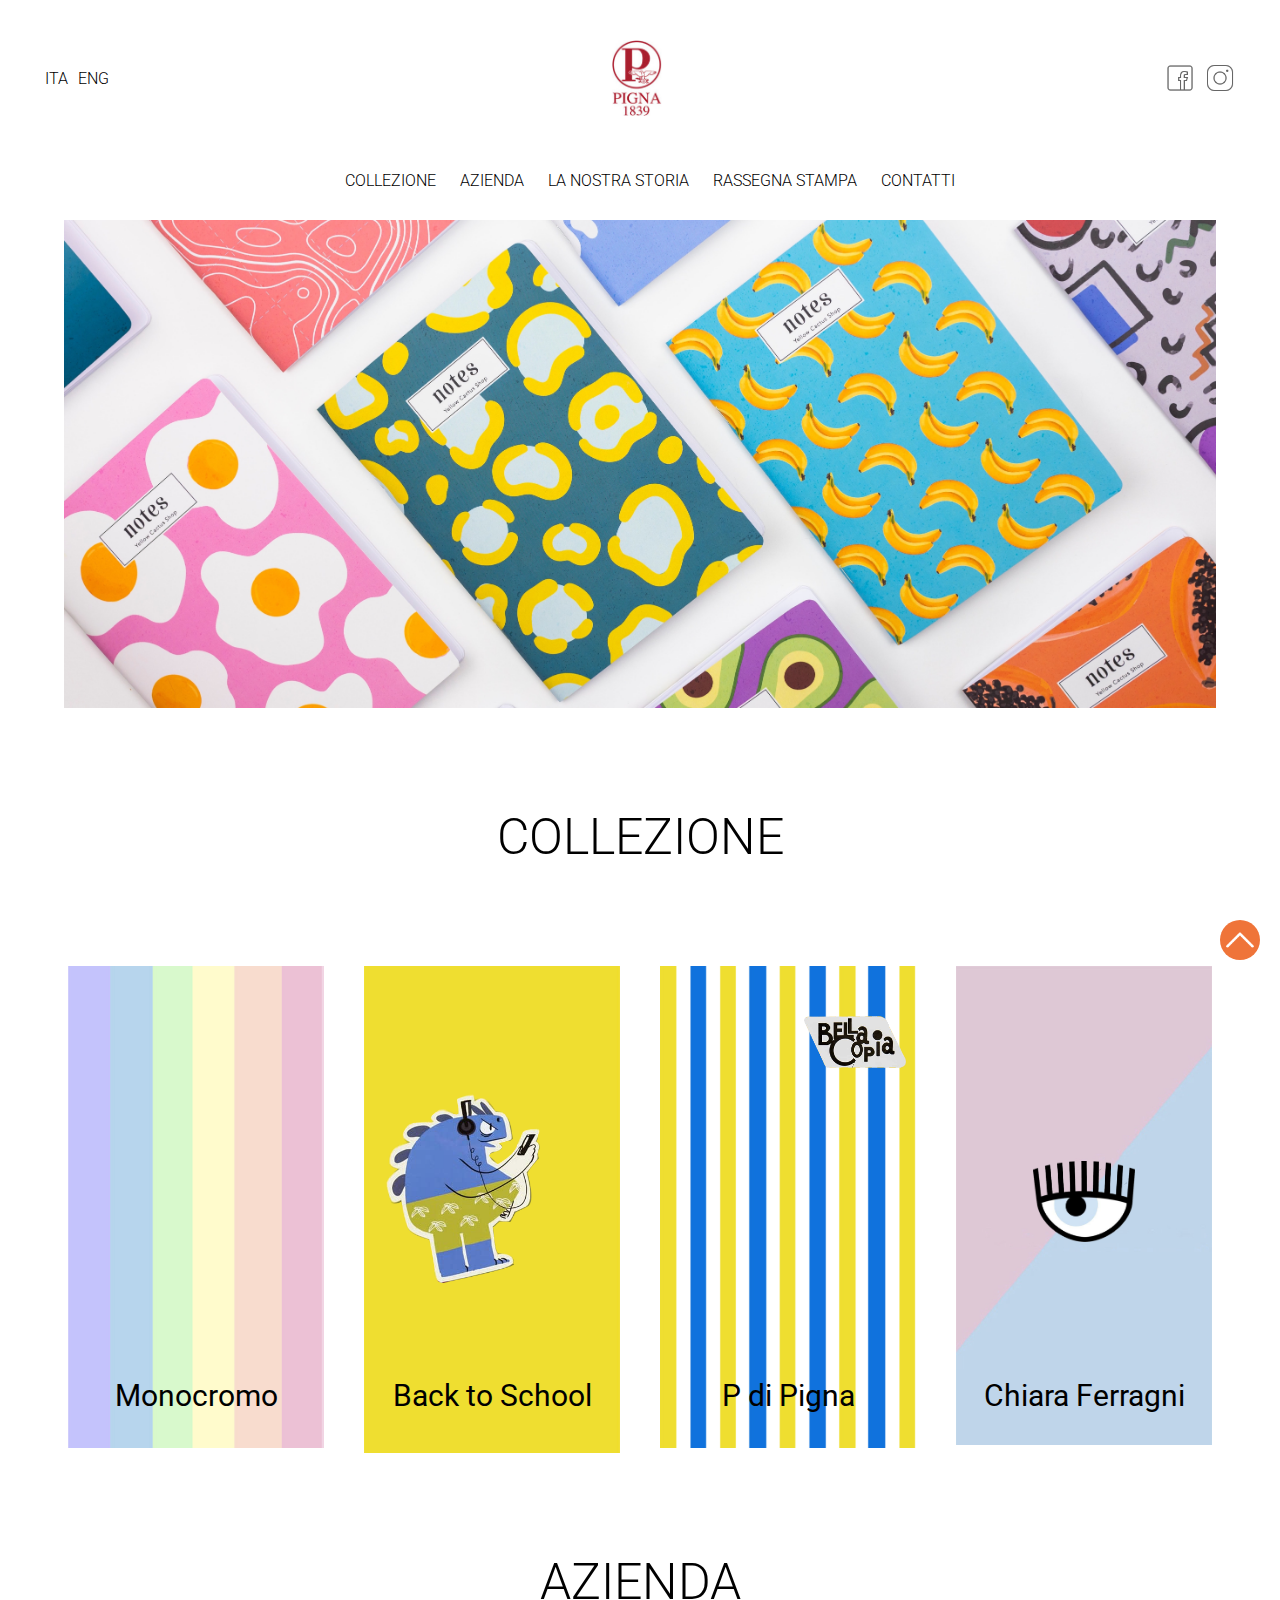
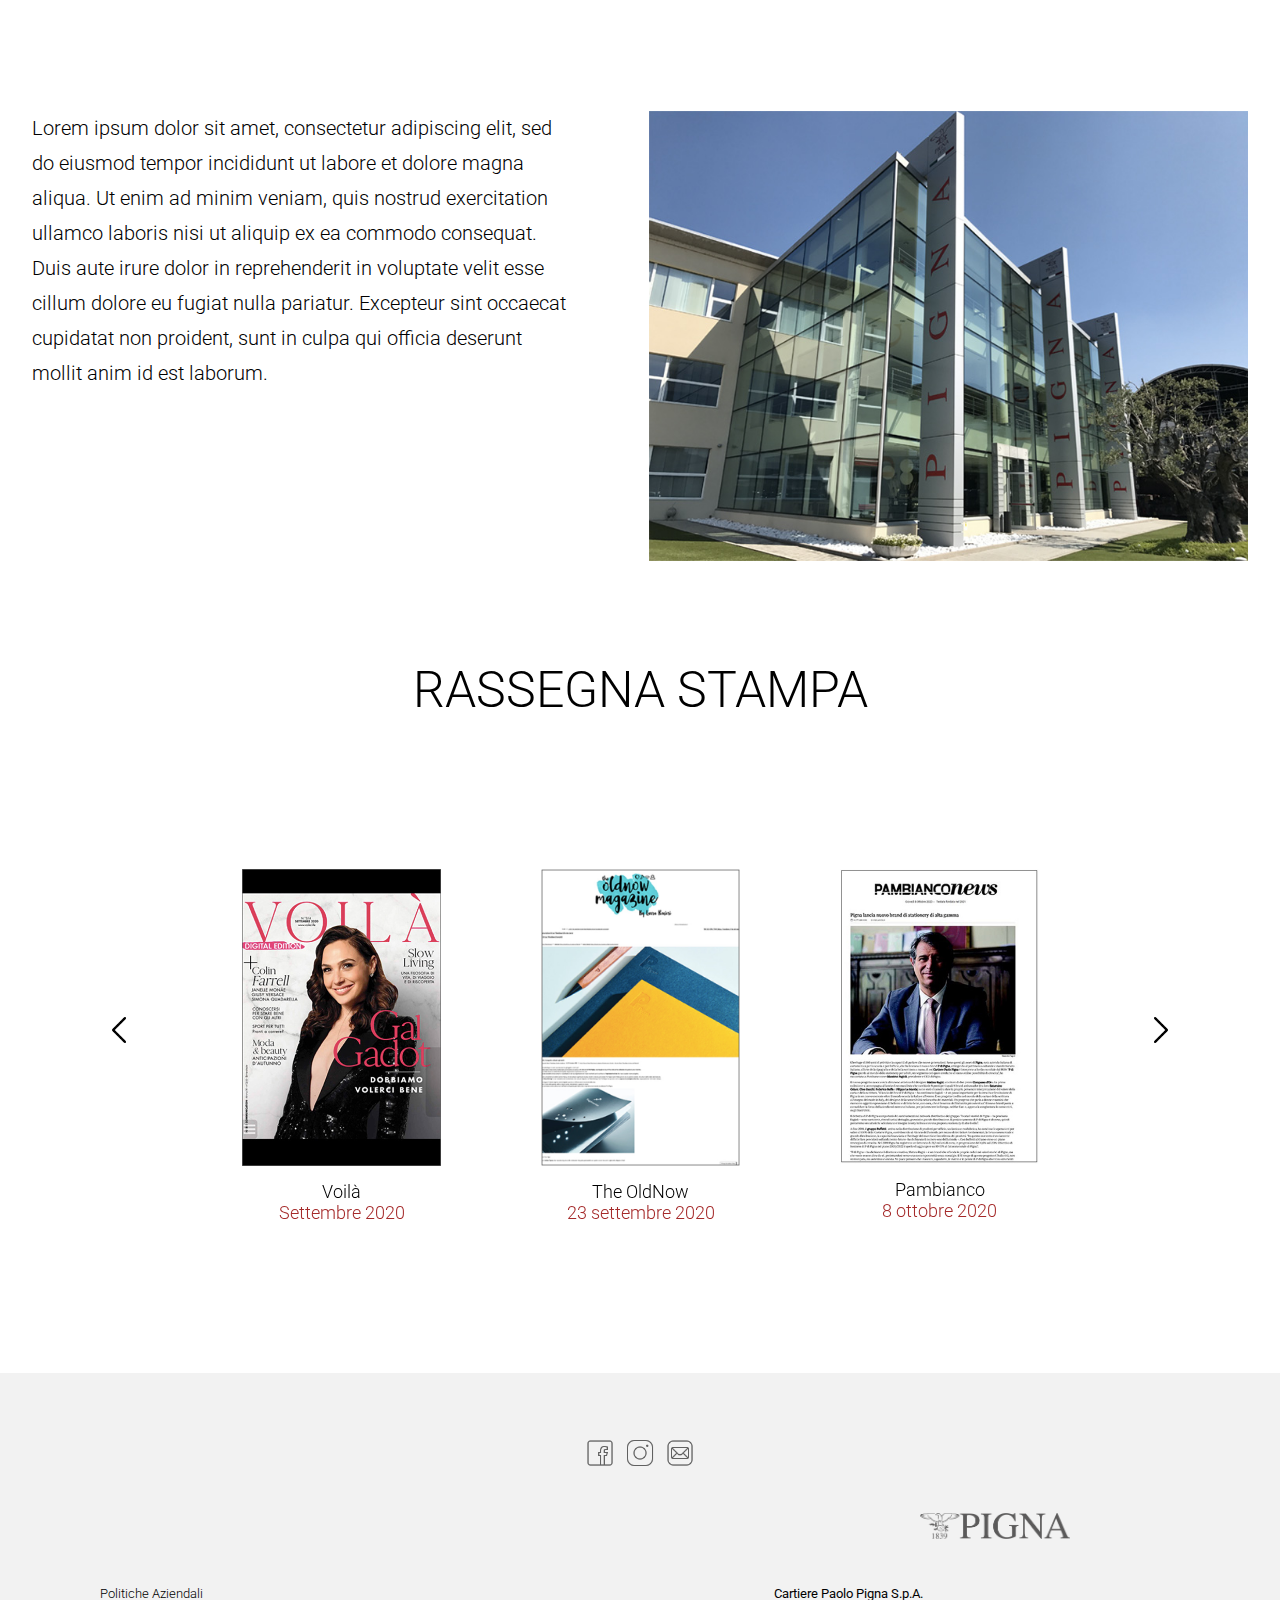
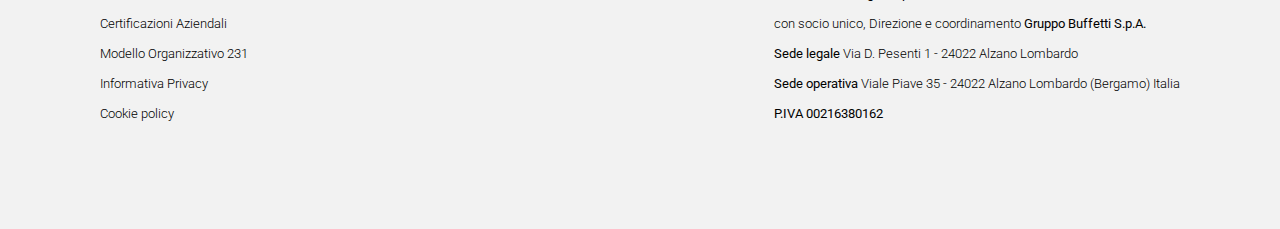
<file: index.html>
<!DOCTYPE html>
<html lang="">

<head>
    <meta charset="utf-8">
    <meta name="viewport" content="width=device-width, initial-scale=1.0">
    <title></title>
    <link rel="preconnect" href="https://fonts.googleapis.com">
    <link rel="preconnect" href="https://fonts.gstatic.com" crossorigin>
    <link href="https://fonts.googleapis.com/css2?family=Roboto:wght@100;300;500;700&display=swap" rel="stylesheet">

    <link rel="stylesheet" type="text/css" href="slick/slick.css" />
    <link rel="stylesheet" type="text/css" href="slick/slick-theme.css" />
    <link rel="stylesheet" href="style.css">
</head>

<body>



    <header>

        <div id="primo">


            <div id="lingue">
                <div class="ling">ITA </div>
                <div class="ling">ENG</div>
            </div>
            <div id="logo">
                <img src="img/pigna.jpeg" />
            </div>


            <div id="icones">

                <a href="https://www.facebook.com/PignaOfficial/" target="_blank"><img class="icone"
                        src="img/facebook.png" /></a>

                <a href="https://www.instagram.com/pigna/" target="_blank"><img class="icone"
                        src="img/instagram.png" /></a>


            </div>

            <div id="menu-button" class="drop">
                <p></p>
                <p></p>

            </div>

        </div>


        <nav>
            <ul>
                <li><a href="#h1">COLLEZIONE</a></li>

                <li><a href="#h2">AZIENDA</a> </li>

                <li><a href="index%20storia.html">LA NOSTRA STORIA </a></li>

                <li><a href="#h4">RASSEGNA STAMPA</a></li>

                <li><a href="index%20contatti.html">CONTATTI</a></li>
            </ul>
        </nav>
        <img id="entrata" src="img/entrata.jpg">

        <div id="up">
            <img src="img/freccia.png">
        </div>

    </header>


    <section>

        <h1><a class="collezione-titolo" name="h1">COLLEZIONE</a></h1>

        <div id="collezione">

            <div id="mon" class="coll">
                <a href="index%20monocromo.html">
                    <img id="monocromo" class="arcobaleno" src="img/monocromo.jpg">

                    <img id="monocromo1" class="arcobaleno" src="img/monocromo2.jpg" />


                    <div class="coll1">Monocromo</div>

                </a>

            </div>

            <div id="backtoschool" class="coll">

                <img id="back" src="img/back%20to%20school.jpg">

                <div class="coll1">Back to School</div>

                <img id="back0" class="bts" src="img/BTS.png">

                <img id="back1" class="bts" src="img/BTS1.png">

                <img id="back2" class="bts" src="img/BTS2.png">

                <img id="back3" class="bts" src="img/BTS3.png">

                <img id="back4" class="bts" src="img/BTS4.png">

                <img id="back5" class="bts" src="img/BTS5png.png">

            </div>

            <div id="ppigna" class="coll">

                <img id="copia" src="img/Rettangolo%2016.jpg">

                <div class="coll1">P di Pigna</div>

                <img id="copia1" class="bellacopia" src="img/bella%20copiapng.png" />

                <img id="copia2" class="bellacopia" src="img/bella%20copia2.png" />

            </div>

            <div id="chiara-ferragni" class="coll">

                <img id="chiara" src="img/chiara2.jpg">

                <div class="coll1">Chiara Ferragni</div>


                <img id="aperto" class="occhio" src="img/aperto.png" />

                <img id="chiuso" class="occhio" src="img/chiuso.png" />

            </div>

        </div>

        <h1><a class="collezione-titolo" name="h2">AZIENDA</a></h1>

        <div id="azienda">

            <div id="testo">
                Lorem ipsum dolor sit amet, consectetur adipiscing <br>
                elit, sed do eiusmod tempor incididunt ut labore <br>
                et dolore magna aliqua. <br>
                Ut enim ad minim veniam, quis nostrud exercitation <br>
                ullamco laboris nisi ut aliquip ex ea commodo <br>
                consequat. <br>
                Duis aute irure dolor in reprehenderit in voluptate <br>
                velit esse cillum dolore eu fugiat nulla pariatur. <br>
                Excepteur sint occaecat cupidatat non proident, <br>
                sunt in culpa qui officia deserunt mollit anim <br>
                id est laborum.

            </div>
            <img id="aziendafoto" src="img/azienda.jpg">

        </div>

        <h1><a class="collezione-titolo" name="h4">RASSEGNA STAMPA</a></h1>

        <div class="slider1">

            <div class="prev"><img src="img/freccia1.png">
            </div>

            <div class="slider">


                <div class="testo">

                    <div class="single"><img src="img/magazine1.jpg"></div>

                    <div class="testodata">Voilà<br>
                        <font color="brown">Settembre 2020</font>
                    </div>

                </div>

                <div class="testo">

                    <div class="single"><img src="img/magazine2.jpg"></div>

                    <div class="testodata">The OldNow <br>
                        <font color="brown">23 settembre 2020</font>
                    </div>

                </div>

                <div class="testo">

                    <div class="single"><img src="img/magazine3.jpg"></div>

                    <div class="testodata">
                        Pambianco<br>
                        <font color="brown">8 ottobre 2020</font>
                    </div>

                </div>

                <div class="testo">

                    <div class="single"><img src="img/magazine4.png"></div>

                    <div class="testodata">
                        Affari&Finanza<br>
                        <font color="brown">12 ottobre 2020</font>
                    </div>

                </div>

                <div class="testo">

                    <div class="single"><img src="img/magazine5.png"></div>

                    <div class="testodata">
                        Il Venerdì <br>
                        <font color="brown">16 ottobre 2020</font>
                    </div>

                </div>

                <div class="testo">

                    <div class="single"><img src="img/magazine6.png"></div>

                    <div class="testodata">
                        D Repubblica <br>
                        <font color="brown">17 ottobre 2020</font>
                    </div>

                </div>

            </div>

            <div class="next"><img src="img/freccia2.png">
            </div>

        </div>

    </section>

    <footer>


        <div class="contatti">
            <a href="https://www.facebook.com/PignaOfficial/" target="_blank"><img class="icone"
                    src="img/facebook.png" /></a>

            <a href="https://www.instagram.com/pigna/" target="_blank"><img class="icone" src="img/instagram.png" /></a>

            <div class="icone"><img src="img/icons8-mail-50.png"></div>

        </div>


        <div class="logocontatti"><a name="h5"><img src="img/logo_pigna_dark.png"></a>
        </div>

        <div class="colonnecontatti">

            <div class="informativa">
                <div class="info">Politiche Aziendali</div>
                <div class="info">Certificazioni Aziendali</div>
                <div class="info">Modello Organizzativo 231</div>
                <div class="info">Informativa Privacy</div>
                <div class="info">Cookie policy</div>
            </div>

            <div class="informativa">
                <b>Cartiere Paolo Pigna S.p.A.</b> <br>
                con socio unico, Direzione e coordinamento <b>Gruppo Buffetti S.p.A.</b>
                <br>
                <b>Sede legale</b> Via D. Pesenti 1 - 24022 Alzano Lombardo
                <br>
                <b>Sede operativa</b> Viale Piave 35 - 24022 Alzano Lombardo (Bergamo) Italia <br>
                <b>P.IVA 00216380162</b>

            </div>

        </div>

    </footer>

    <script src="js/jquery-3.6.0.min.js"></script>
    <script type="text/javascript" src="slick/slick.min.js"></script>
    <script src="js/main.js"></script>
    <script src="js/slider.js"></script>
</body>

</html>
</file>
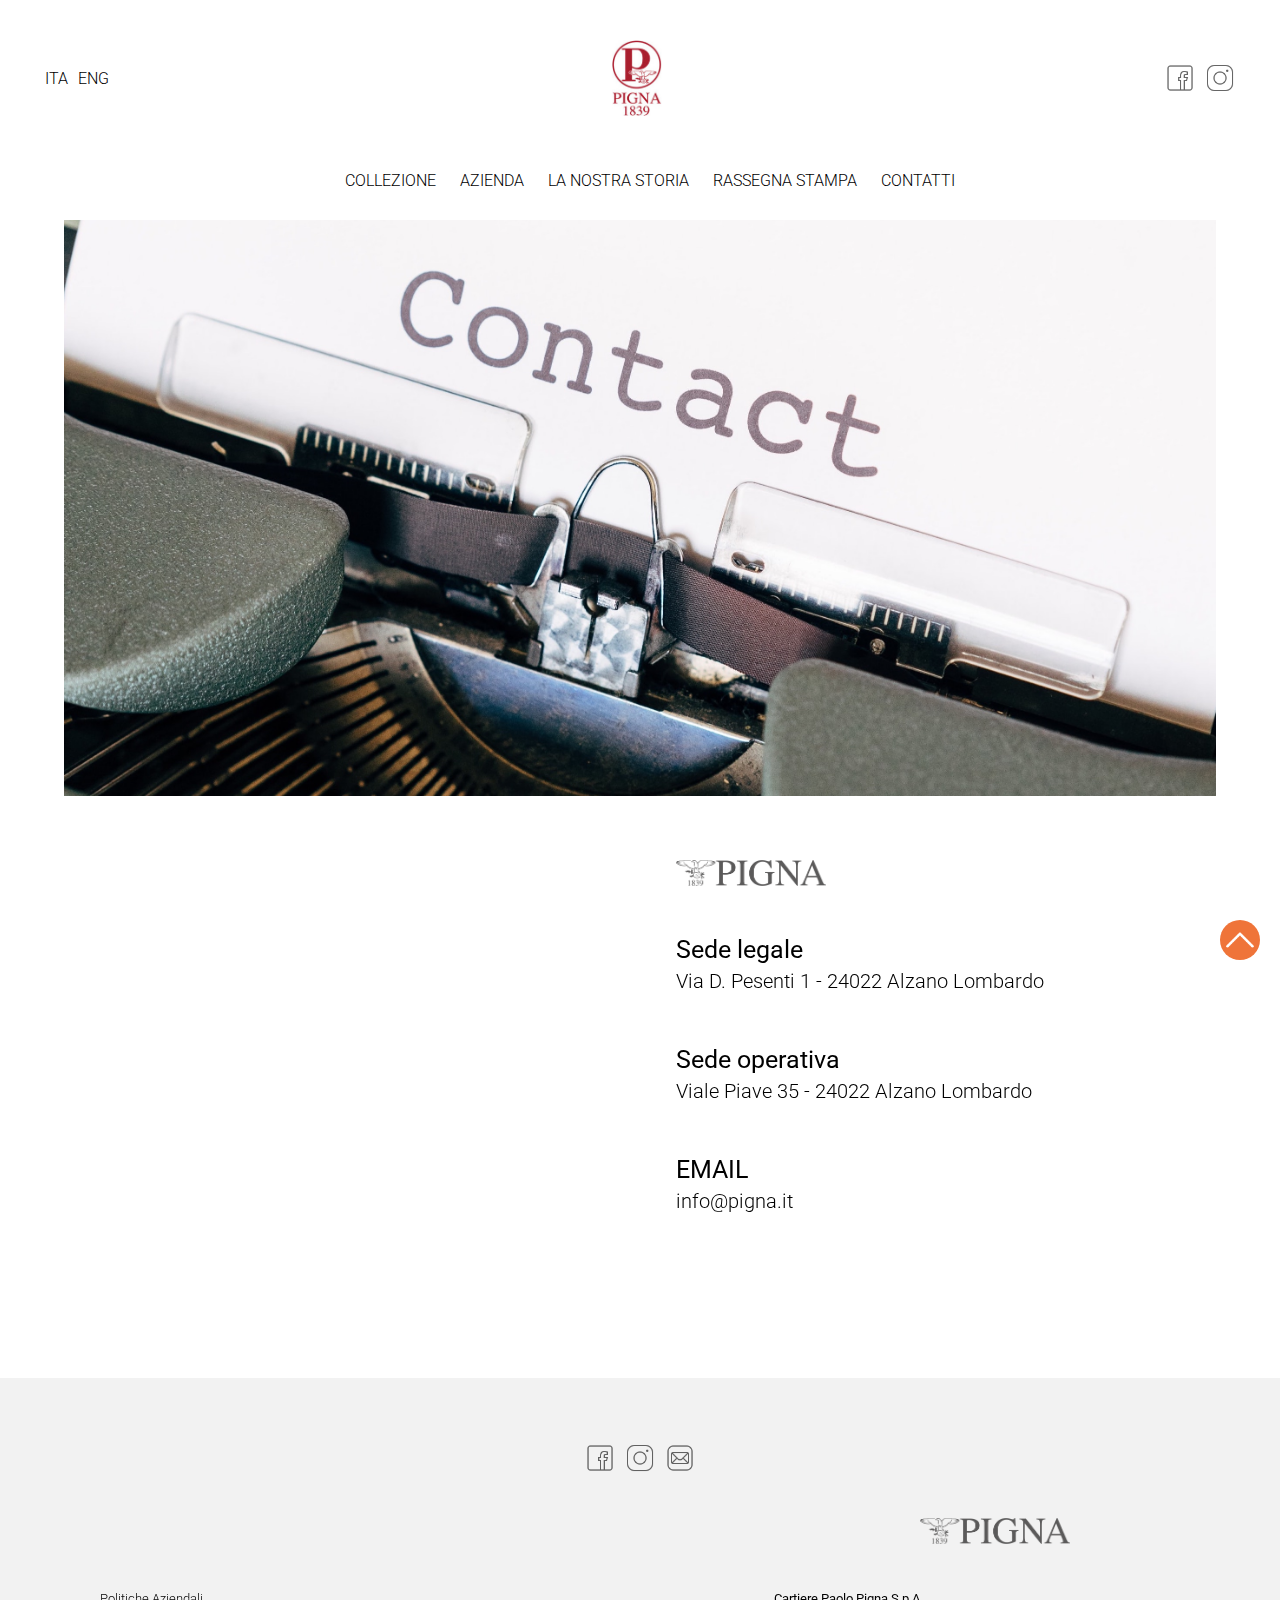
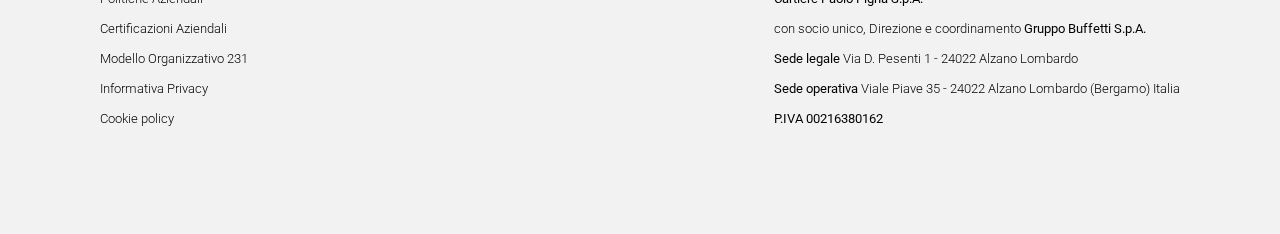
<file: index contatti.html>
<!DOCTYPE html>
<html lang="">

<head>
    <meta charset="utf-8">
    <meta name="viewport" content="width=device-width, initial-scale=1.0">
    <title></title>
    <link rel="preconnect" href="https://fonts.googleapis.com">
    <link rel="preconnect" href="https://fonts.gstatic.com" crossorigin>
    <link href="https://fonts.googleapis.com/css2?family=Roboto:wght@100;300;500;700&display=swap" rel="stylesheet">

    <link rel="stylesheet" href="style.css">
</head>

<body>


    <header>

        <div id="up">
            <img src="img/freccia.png">
        </div>



        <div id="primo">


            <div id="lingue">
                <div class="ling">ITA </div>
                <div class="ling">ENG</div>
            </div>
            <div id="logo">
                <a href="index.html">
                    <img src="img/pigna.jpeg" />
                </a>
            </div>


            <div id="icones">

                <a href="https://www.facebook.com/PignaOfficial/" target="_blank"><img class="icone"
                        src="img/facebook.png" /></a>

                <a href="https://www.instagram.com/pigna/" target="_blank"><img class="icone"
                        src="img/instagram.png" /></a>

            </div>

            <div id="menu-button" class="drop">
                <p></p>
                <p></p>
            </div>



        </div>


        <nav>
            <ul>
                <li><a href="index.html#h1">COLLEZIONE</a></li>

                <li><a href="index.html#h2">AZIENDA</a> </li>

                <li><a href="index%20storia.html">LA NOSTRA STORIA</a></li>

                <li><a href="index.html">RASSEGNA STAMPA</a></li>

                <li><a href="index%20contatti.html">CONTATTI</a></li>
            </ul>
        </nav>

        <img id="entrata" class="titolo1" src="img/contatti.jpg">


    </header>


    <section>

        <div class="pagcontatti">

            <div class="google-maps">
                <iframe
                    src="https://www.google.com/maps/embed?pb=!1m18!1m12!1m3!1d2784.8425397178116!2d9.734495015547198!3d45.73425252340409!2m3!1f0!2f0!3f0!3m2!1i1024!2i768!4f13.1!3m3!1m2!1s0x4781575ca3de80fb%3A0x75635327cd8b0c3!2sCartiere%20Paolo%20Pigna%20S.p.A.!5e0!3m2!1sit!2sit!4v1655113516591!5m2!1sit!2sit"
                    width="450" height="450" style="border:0;" allowfullscreen="" loading="lazy"
                    referrerpolicy="no-referrer-when-downgrade"></iframe>
            </div>

            <div class="pagcontatti1">

                <img src="img/logo_pigna_dark.png" />

                <div class="blocco1">
                    <b class="nero"> Sede legale </b>
                    <br>
                    <p>
                        Via D. Pesenti 1 - 24022 Alzano Lombardo </p>

                </div>

                <div class="blocco1">
                    <b>Sede operativa</b>
                    <br>
                    <p>Viale Piave 35 - 24022 Alzano Lombardo </p>

                </div>


                <div class="blocco1">
                    <b>EMAIL</b>
                    <br>
                    <p>info@pigna.it</p>

                </div>


            </div>

        </div>
    </section>

    <footer>


        <div class="contatti">

            <a href="https://www.facebook.com/PignaOfficial/" target="_blank"><img class="icone"
                    src="img/facebook.png" /></a>

            <a href="https://www.instagram.com/pigna/" target="_blank"><img class="icone" src="img/instagram.png" /></a>

            <div class="icone"><img src="img/icons8-mail-50.png"></div>

        </div>


        <div class="logocontatti"><a name="h5"><img src="img/logo_pigna_dark.png"></a>
        </div>

        <div class="colonnecontatti">

            <div class="informativa">
                <div class="info">Politiche Aziendali</div>
                <div class="info">Certificazioni Aziendali</div>
                <div class="info">Modello Organizzativo 231</div>
                <div class="info">Informativa Privacy</div>
                <div class="info">Cookie policy</div>
            </div>

            <div class="informativa">
                <b>Cartiere Paolo Pigna S.p.A.</b><br>
                con socio unico, Direzione e coordinamento <b>Gruppo Buffetti S.p.A.</b><br>
                <b>Sede legale</b> Via D. Pesenti 1 - 24022 Alzano Lombardo <br>
                <b>Sede operativa</b> Viale Piave 35 - 24022 Alzano Lombardo (Bergamo) Italia <br>
                <b>P.IVA 00216380162</b>

            </div>

        </div>

    </footer>



    <script src="js/jquery-3.6.0.min.js"></script>
    <script src="js/main.js"></script>

</body>

</html>
</file>
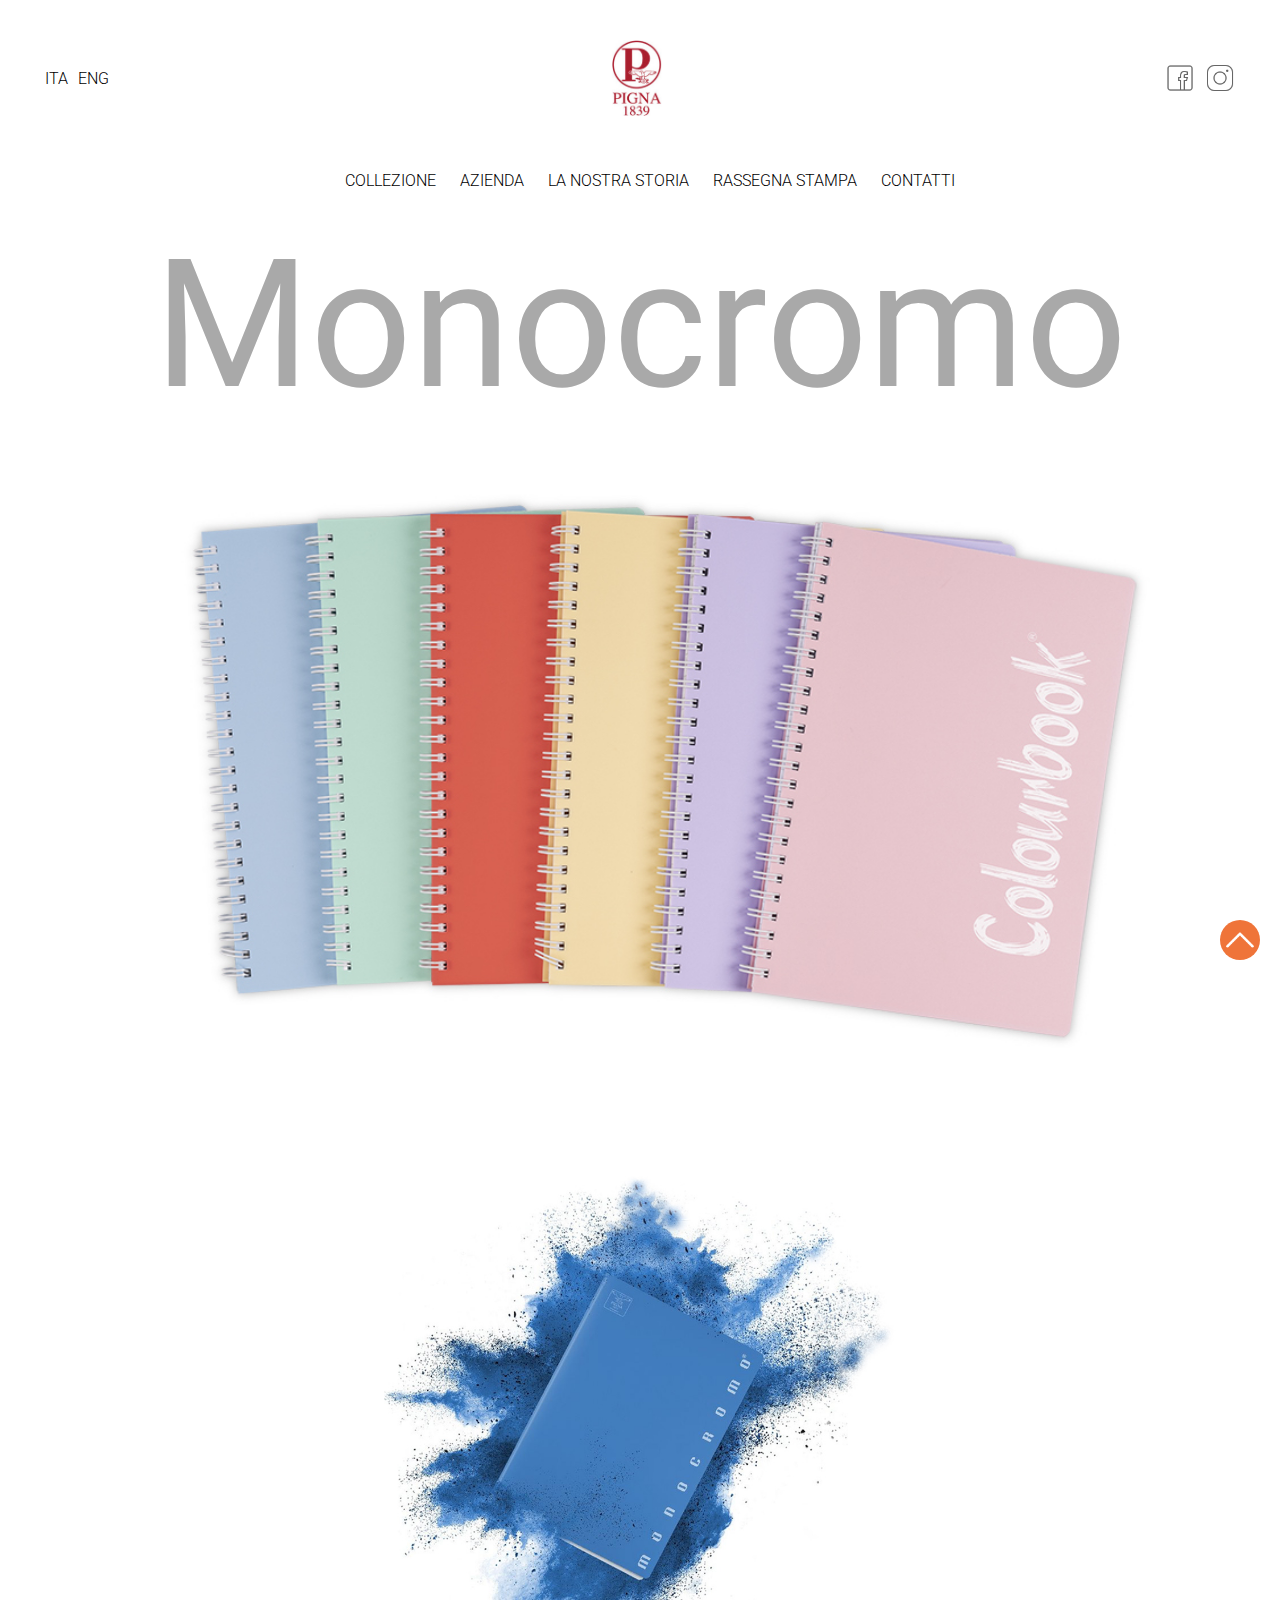
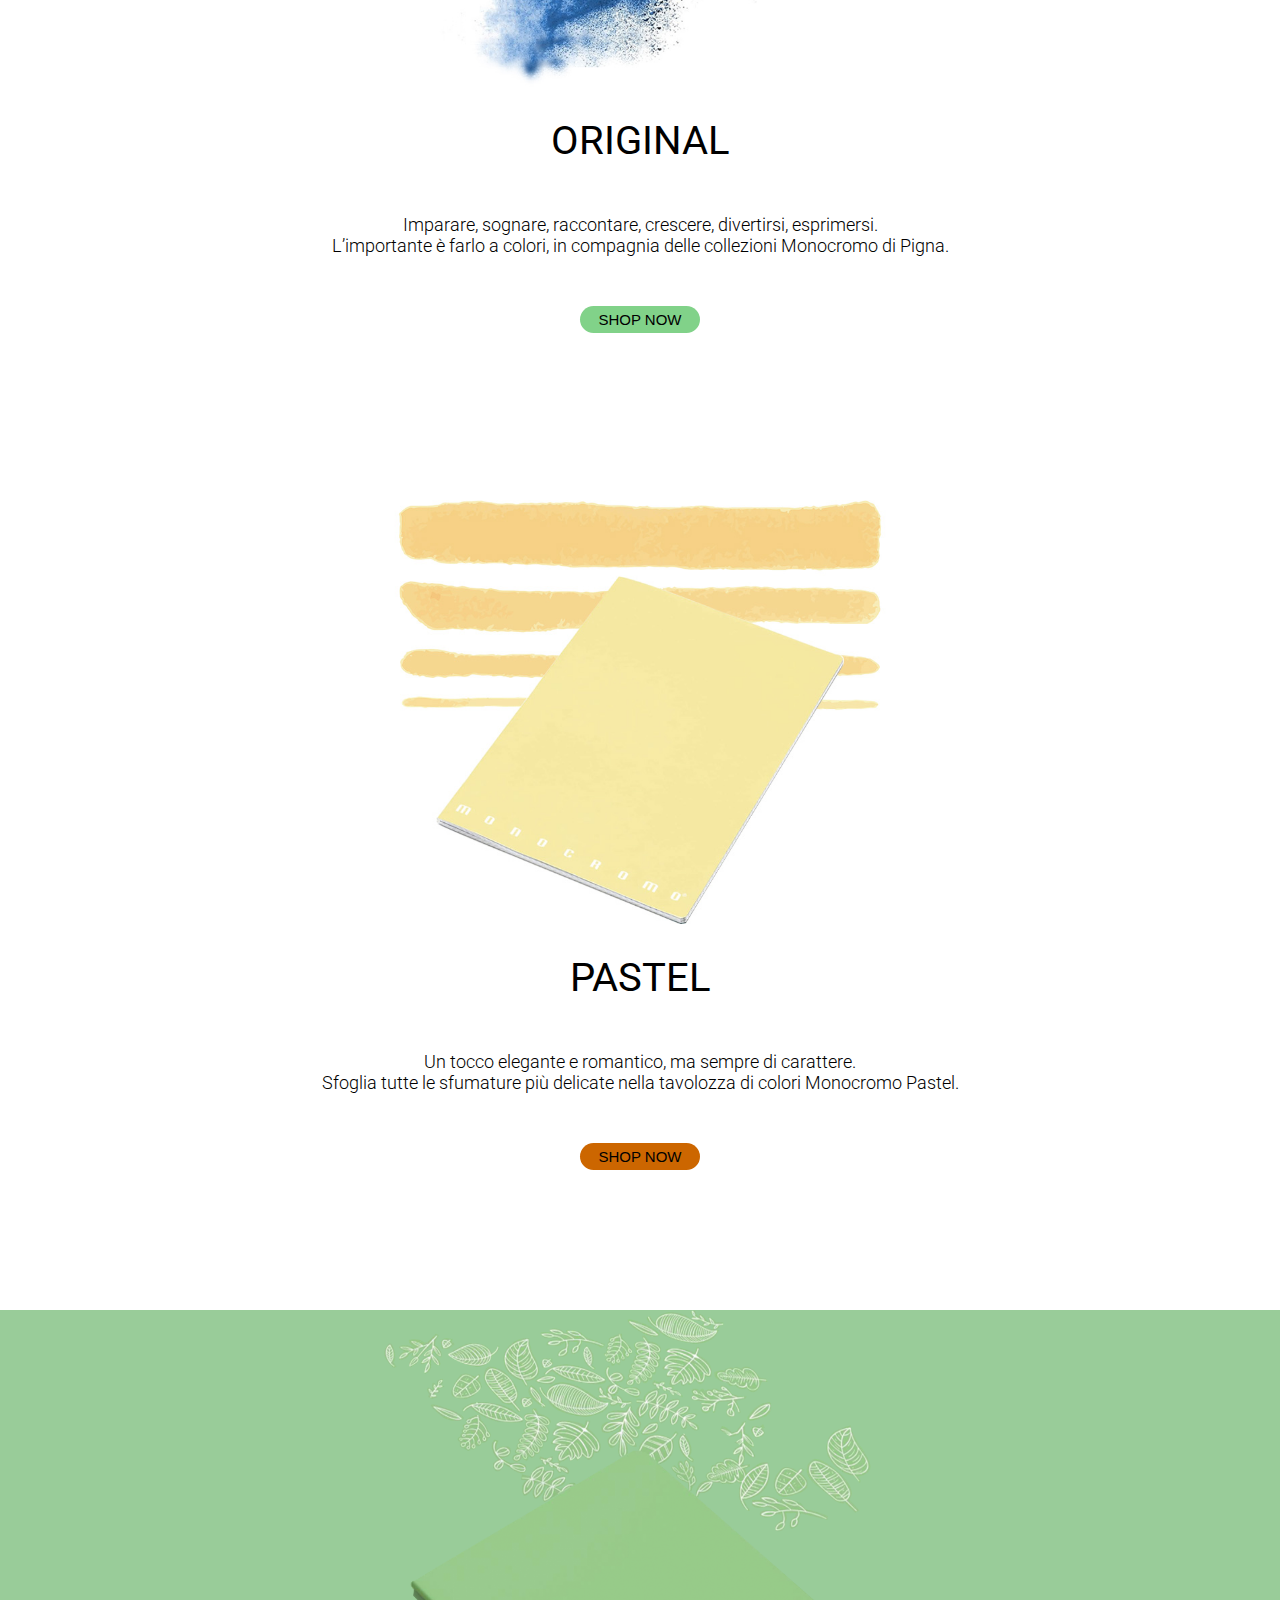
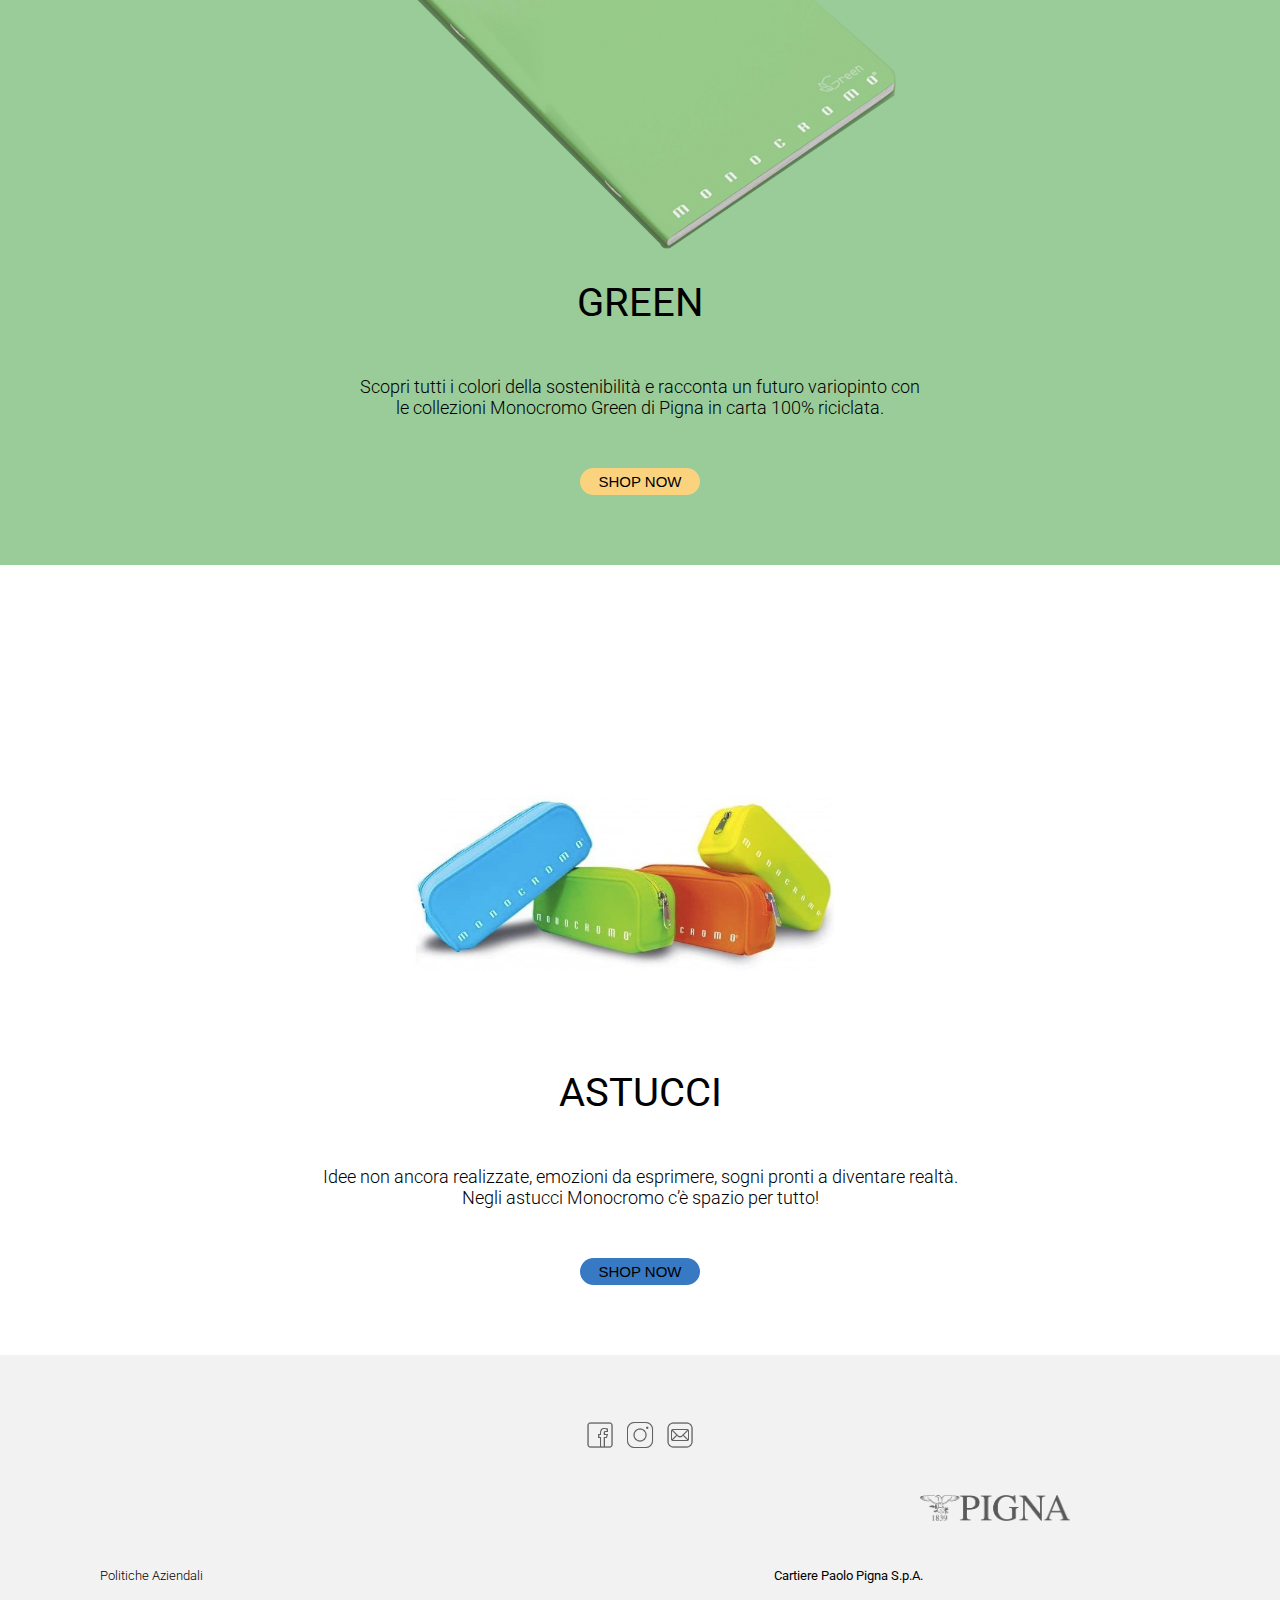
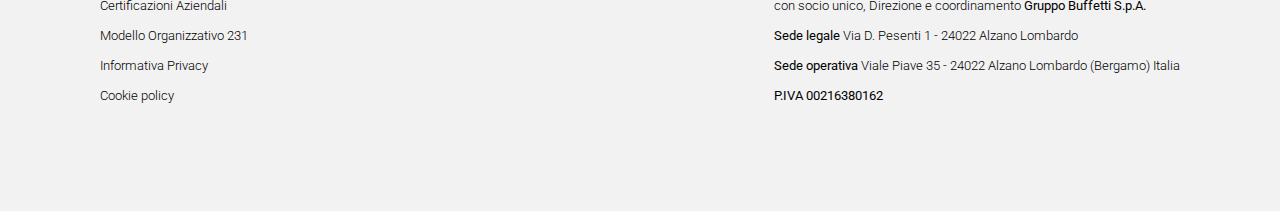
<file: index monocromo.html>
<!DOCTYPE html>
<html lang="">

<head>
    <meta charset="utf-8">
    <meta name="viewport" content="width=device-width, initial-scale=1.0">
    <title></title>
    <link rel="preconnect" href="https://fonts.googleapis.com">
    <link rel="preconnect" href="https://fonts.gstatic.com" crossorigin>
    <link href="https://fonts.googleapis.com/css2?family=Roboto:wght@100;300;500;700&display=swap" rel="stylesheet">

    <link rel="stylesheet" href="style.css">
</head>

<body>


    <header>

        <div id="up">
            <img src="img/freccia.png">
        </div>



        <div id="primo">


            <div id="lingue">
                <div class="ling">ITA </div>
                <div class="ling">ENG</div>
            </div>
            <div id="logo">
                <a href="index.html">
                    <img src="img/pigna.jpeg" />
                </a>
            </div>


            <div id="icones">

                <a href="https://www.facebook.com/PignaOfficial/" target="_blank"><img class="icone"
                        src="img/facebook.png" /></a>

                <a href="https://www.instagram.com/pigna/" target="_blank"><img class="icone"
                        src="img/instagram.png" /></a>

            </div>

            <div id="menu-button" class="drop">
                <p></p>
                <p></p>
            </div>



        </div>


        <nav>
            <ul>
                <li><a href="index.html#h1">COLLEZIONE</a></li>

                <li><a href="index.html#h2">AZIENDA</a> </li>

                <li><a href="index%20storia.html">LA NOSTRA STORIA</a></li>

                <li><a href="index.html">RASSEGNA STAMPA</a></li>

                <li><a href="index%20contatti.html">CONTATTI</a></li>
            </ul>
        </nav>

        <div class="titolo" id="monocromo">Monocromo</div>
        <img id="entrata" class="titolo1" src="img/quaderni.jpg">


    </header>


    <section>

        <div class="collezione">

            <div class="img"><img src="img/original.jpg"> </div>

            <div class="titolo">ORIGINAL</div>


            <div class="testo">Imparare, sognare, raccontare, crescere, divertirsi, esprimersi.<br>
                L’importante è farlo a colori, in compagnia delle collezioni Monocromo di Pigna.</div>


            <div class="button-container"><a
                    href="https://www.amazon.it/stores/page/4557691E-EA7E-4652-9CCC-08017E9B31FF?ingress=2&visitId=4c6a7cc1-99dc-47f2-90fd-873e0958507b&ref_=ast_bln"
                    target="_blank">
                    <button class="button">SHOP NOW</button>
                </a>
            </div>

        </div>


        <div class="collezione">

            <div class="img"><img src="img/pastel.jpg"> </div>

            <div class="titolo">PASTEL</div>


            <div class="testo">Un tocco elegante e romantico, ma sempre di carattere.<br>
                Sfoglia tutte le sfumature più delicate nella tavolozza di colori Monocromo Pastel.</div>


            <div class="button-container"><a
                    href="https://www.amazon.it/stores/page/4557691E-EA7E-4652-9CCC-08017E9B31FF?ingress=2&visitId=4c6a7cc1-99dc-47f2-90fd-873e0958507b&ref_=ast_bln"
                    target="_blank">
                    <button class="button1">SHOP NOW</button>
                </a>
            </div>

        </div>


        <div class="collezione">

            <div class="boxverde">

                <div class="img"><img src="img/green1.png"> </div>

                <div class="titolo">GREEN</div>


                <div class="testo">Scopri tutti i colori della sostenibilità e racconta un futuro variopinto con<br>
                    le collezioni Monocromo Green di Pigna in carta 100% riciclata.</div>


                <div class="button-container"> <a
                        href="https://www.amazon.it/stores/page/4557691E-EA7E-4652-9CCC-08017E9B31FF?ingress=2&visitId=4c6a7cc1-99dc-47f2-90fd-873e0958507b&ref_=ast_bln"
                        target="_blank">
                        <button class="button2">SHOP NOW</button>
                    </a>
                </div>

            </div>
        </div>


        <div class="collezione">

            <div class="img"><img src="img/astucci.jpg"> </div>

            <div class="titolo">ASTUCCI</div>


            <div class="testo">Idee non ancora realizzate, emozioni da esprimere, sogni pronti a diventare realtà.<br>
                Negli astucci Monocromo c’è spazio per tutto!</div>


            <div class="button-container"> <a
                    href="https://www.amazon.it/stores/page/2DB0A548-5CF3-4BC2-BE91-ECE526AD2F52?ingress=2&visitId=4c6a7cc1-99dc-47f2-90fd-873e0958507b&ref_=ast_bln"
                    target="_blank">
                    <button class="button3">SHOP NOW</button>
                </a>
            </div>

        </div>


    </section>

    <footer>


        <div class="contatti">

            <a href="https://www.facebook.com/PignaOfficial/" target="_blank"><img class="icone"
                    src="img/facebook.png" /></a>

            <a href="https://www.instagram.com/pigna/" target="_blank"><img class="icone" src="img/instagram.png" /></a>

            <div class="icone"><img src="img/icons8-mail-50.png"></div>

        </div>


        <div class="logocontatti"><a name="h5"><img src="img/logo_pigna_dark.png"></a>
        </div>

        <div class="colonnecontatti">

            <div class="informativa">
                <div class="info">Politiche Aziendali</div>
                <div class="info">Certificazioni Aziendali</div>
                <div class="info">Modello Organizzativo 231</div>
                <div class="info">Informativa Privacy</div>
                <div class="info">Cookie policy</div>
            </div>

            <div class="informativa">
                <b>Cartiere Paolo Pigna S.p.A.</b><br>
                con socio unico, Direzione e coordinamento <b>Gruppo Buffetti S.p.A.</b><br>
                <b>Sede legale</b> Via D. Pesenti 1 - 24022 Alzano Lombardo <br>
                <b>Sede operativa</b> Viale Piave 35 - 24022 Alzano Lombardo (Bergamo) Italia <br>
                <b>P.IVA 00216380162</b>

            </div>

        </div>

    </footer>



    <script src="js/jquery-3.6.0.min.js"></script>
    <script src="js/main.js"></script>

</body>

</html>
</file>
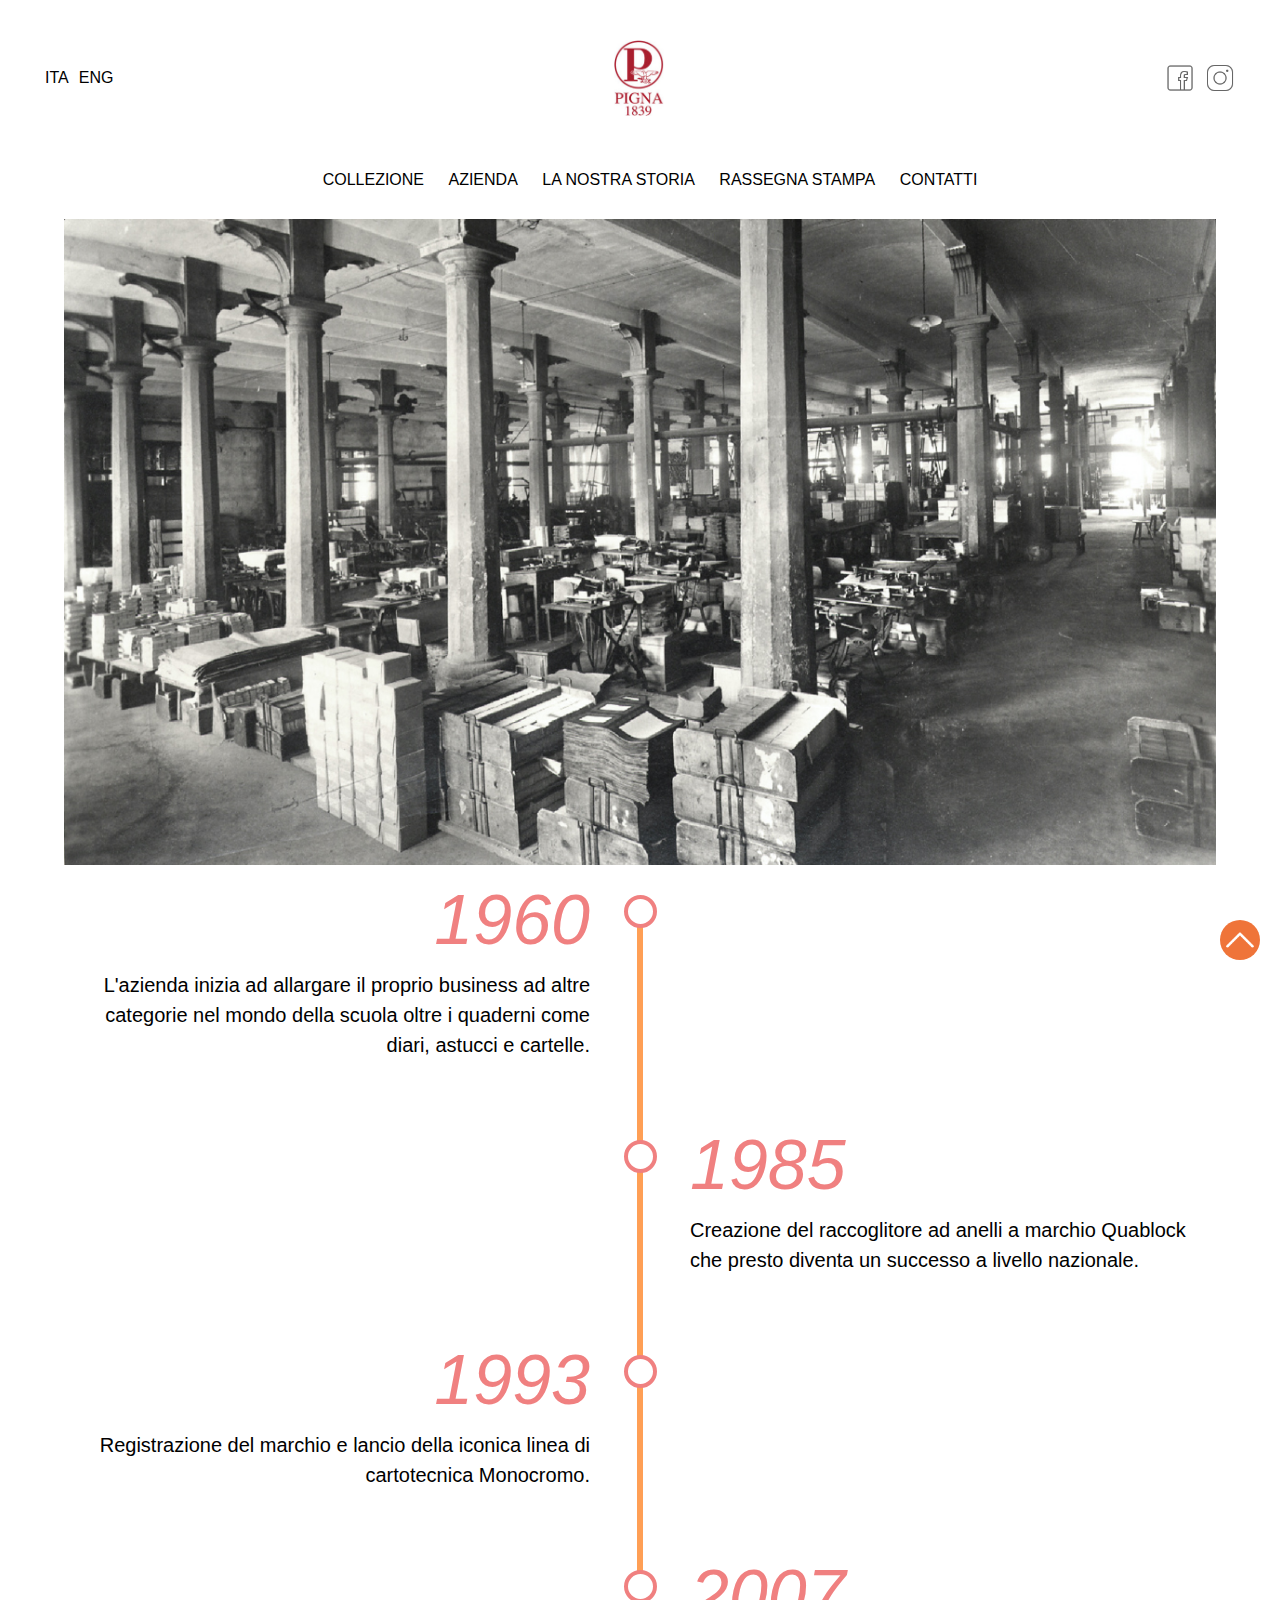
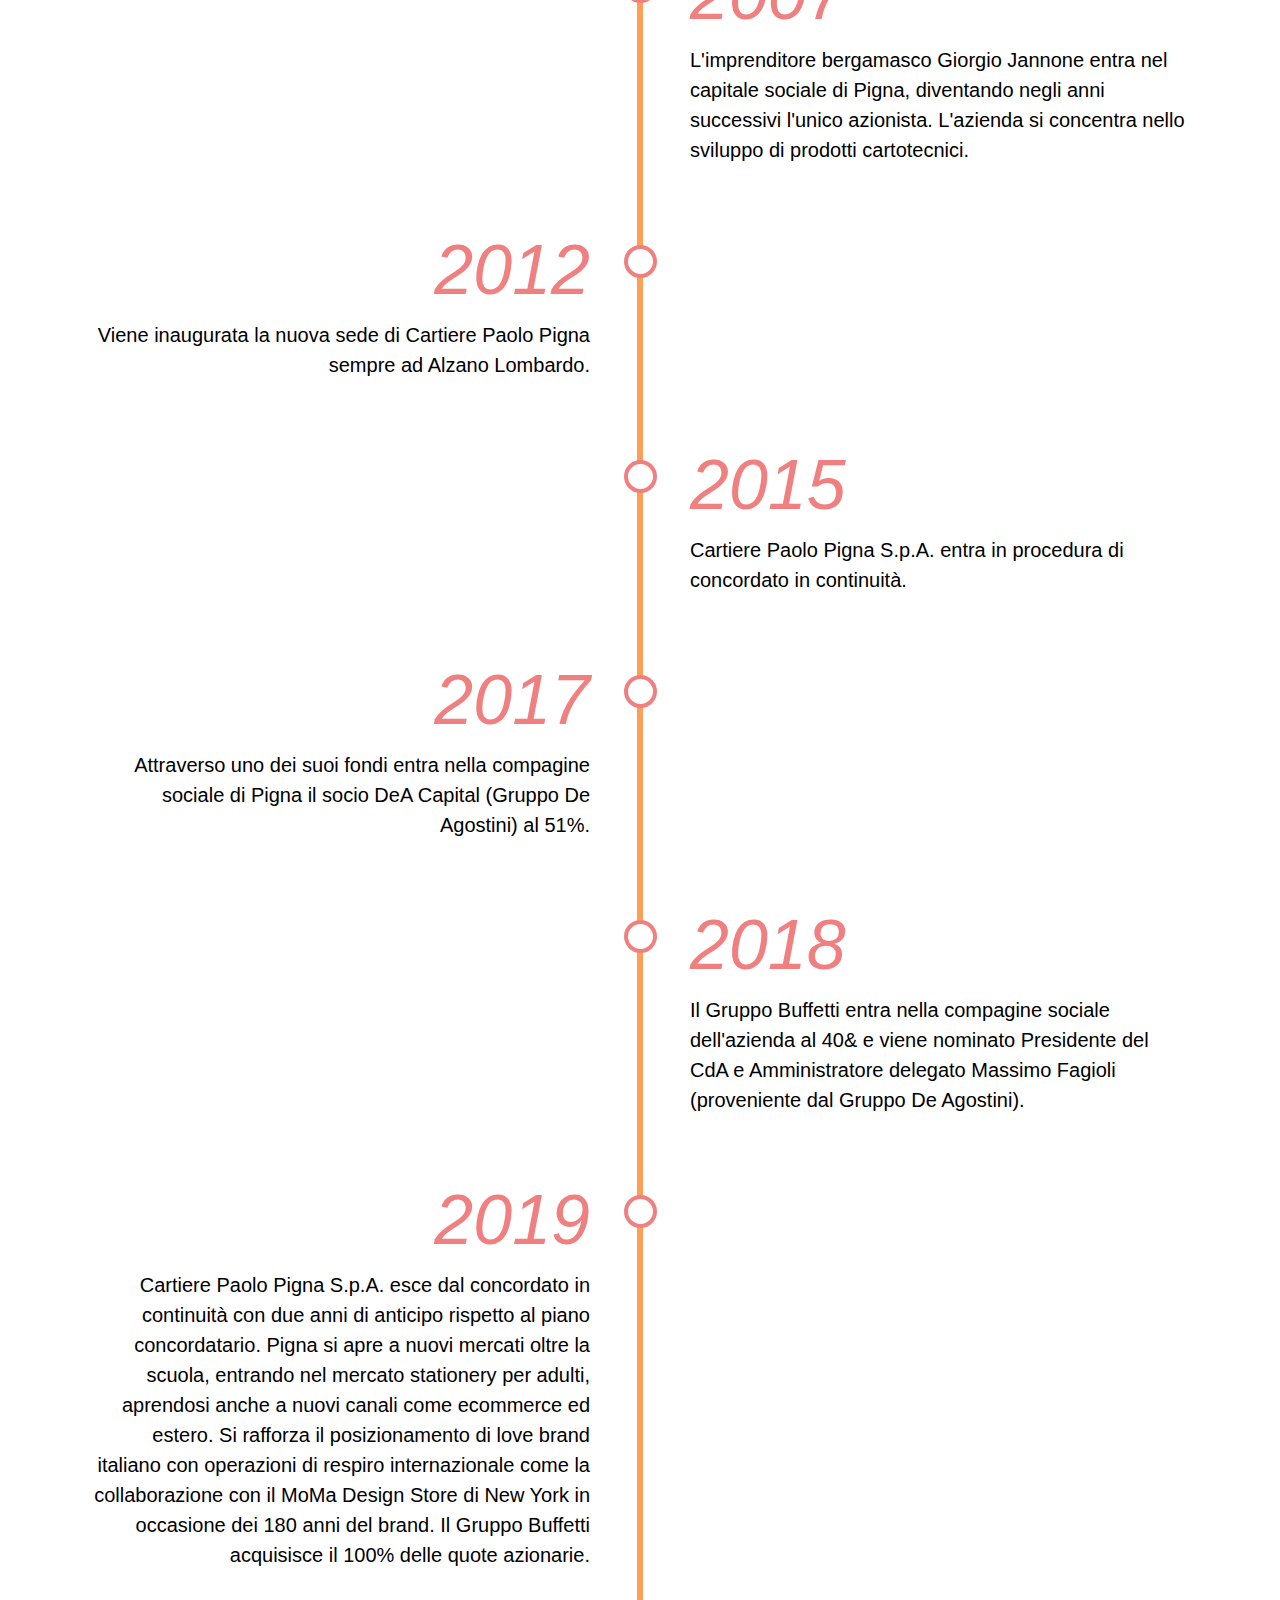
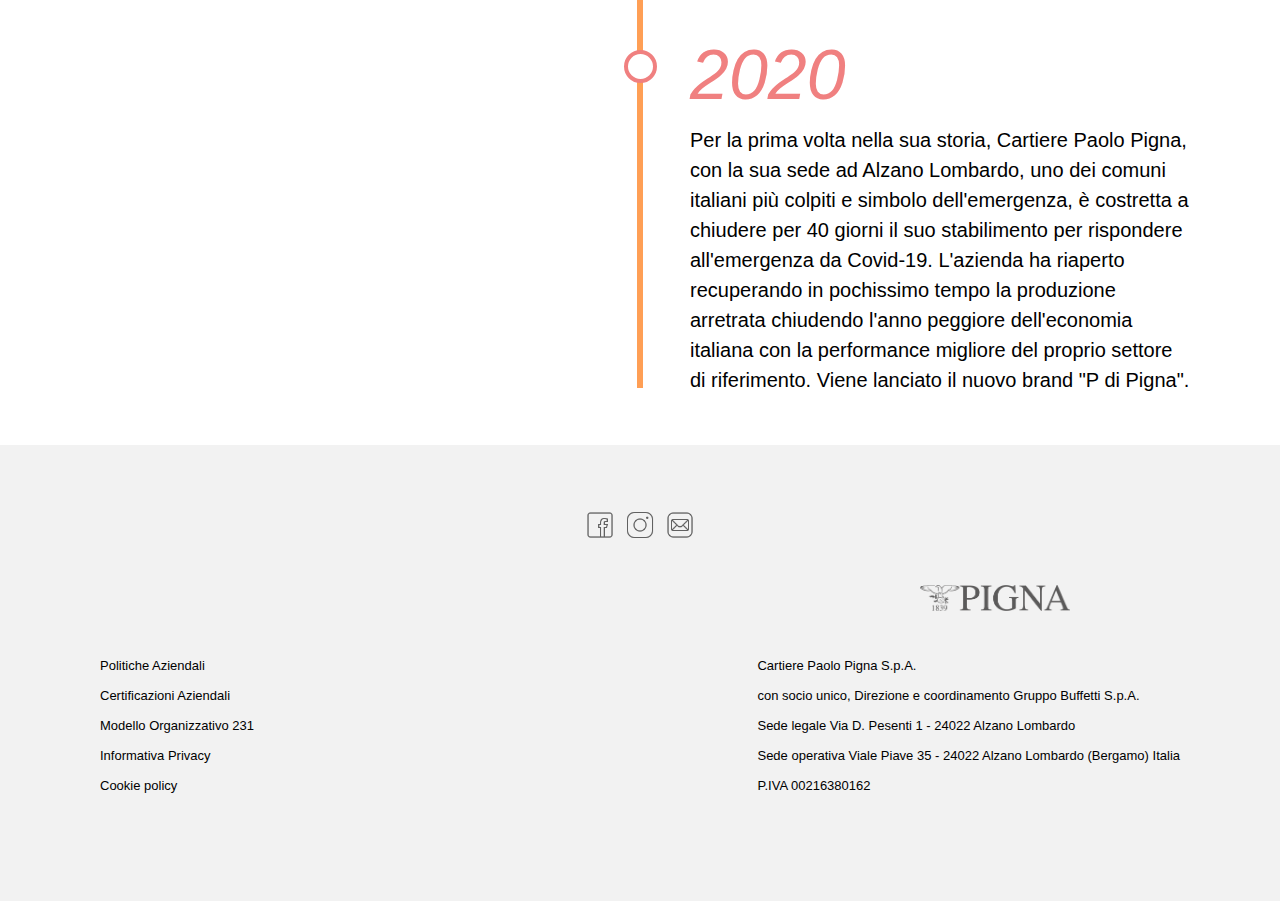
<file: index storia.html>
<!DOCTYPE html>
<html lang="">

<head>
  <meta charset="utf-8">
  <meta name="viewport" content="width=device-width, initial-scale=1.0">
  <title></title>
  <link rel="preconnect" href="https://fonts.googleapis.com">
  <link rel="preconnect" href="https://fonts.gstatic.com" crossorigin>
  <link rel="preconnect" href="https://fonts.googleapis.com/css2?family=Roboto:ital,wght@100;300;500;700&display=swap">

  <link rel="stylesheet" href="style.css">
</head>

<body>


  <header>

    <div id="up">
      <img src="img/freccia.png">
    </div>



    <div id="primo">


      <div id="lingue">
        <div class="ling">ITA </div>
        <div class="ling">ENG</div>
      </div>
      <div id="logo">
        <a href="index.html">
          <img src="img/pigna.jpeg" />
        </a>
      </div>


      <div id="icones">

        <a href="https://www.facebook.com/PignaOfficial/" target="_blank"><img class="icone"
            src="img/facebook.png" /></a>

        <a href="https://www.instagram.com/pigna/" target="_blank"><img class="icone" src="img/instagram.png" /></a>

      </div>

      <div id="menu-button" class="drop">
        <p></p>
        <p></p>
      </div>


    </div>


    <nav>
      <ul>
        <li><a href="index.html#h1">COLLEZIONE</a></li>

        <li><a href="index.html#h2">AZIENDA</a> </li>

        <li>LA NOSTRA STORIA</li>

        <li><a href="index.html#h4">RASSEGNA STAMPA</a></li>

        <li><a href="index%20contatti.html">CONTATTI</a></li>
      </ul>
    </nav>

    <div id="storia">

      <img id="entrata2" src="img/la%20nostra%20storia.jpg">

    </div>


  </header>


  <section>

    <div class="timeline">

      <div class="container left">
        <div class="content">
          <h2>1960</h2>
          <p>L'azienda inizia ad allargare il proprio business ad altre categorie nel mondo della scuola oltre i
            quaderni come diari, astucci e cartelle.</p>
        </div>
      </div>

      <div class="container right">
        <div class="content">
          <h2>1985</h2>
          <p>Creazione del raccoglitore ad anelli a marchio Quablock che presto diventa un successo a livello nazionale.
          </p>
        </div>
      </div>

      <div class="container left">
        <div class="content">
          <h2>1993</h2>
          <p>Registrazione del marchio e lancio della iconica linea di cartotecnica Monocromo.</p>
        </div>
      </div>

      <div class="container right">
        <div class="content">
          <h2>2007</h2>
          <p>L'imprenditore bergamasco Giorgio Jannone entra nel capitale sociale di Pigna, diventando negli anni
            successivi l'unico azionista. L'azienda si concentra nello sviluppo di prodotti cartotecnici.</p>
        </div>
      </div>

      <div class="container left">
        <div class="content">
          <h2>2012</h2>
          <p>Viene inaugurata la nuova sede di Cartiere Paolo Pigna sempre ad Alzano Lombardo.</p>
        </div>
      </div>

      <div class="container right">
        <div class="content">
          <h2>2015</h2>
          <p>Cartiere Paolo Pigna S.p.A. entra in procedura di concordato in continuità.</p>
        </div>
      </div>

      <div class="container left">
        <div class="content">
          <h2>2017</h2>
          <p>Attraverso uno dei suoi fondi entra nella compagine sociale di Pigna il socio DeA Capital (Gruppo De
            Agostini) al 51%.</p>
        </div>
      </div>

      <div class="container right">
        <div class="content">
          <h2>2018</h2>
          <p>Il Gruppo Buffetti entra nella compagine sociale dell'azienda al 40& e viene nominato Presidente del CdA e
            Amministratore delegato Massimo Fagioli (proveniente dal Gruppo De Agostini).</p>
        </div>
      </div>

      <div class="container left">
        <div class="content">
          <h2>2019</h2>
          <p>Cartiere Paolo Pigna S.p.A. esce dal concordato in continuità con due anni di anticipo rispetto al piano
            concordatario. Pigna si apre a nuovi mercati oltre la scuola, entrando nel mercato stationery per adulti,
            aprendosi anche a nuovi canali come ecommerce ed estero. Si rafforza il posizionamento di love brand
            italiano con operazioni di respiro internazionale come la collaborazione con il MoMa Design Store di New
            York in occasione dei 180 anni del brand. Il Gruppo Buffetti acquisisce il 100% delle quote azionarie.

          </p>
        </div>
      </div>

      <div class="container right">
        <div class="content">
          <h2>2020</h2>
          <p>Per la prima volta nella sua storia, Cartiere Paolo Pigna, con la sua sede ad Alzano Lombardo, uno dei
            comuni italiani più colpiti e simbolo dell'emergenza, è costretta a chiudere per 40 giorni il suo
            stabilimento per rispondere all'emergenza da Covid-19. L'azienda ha riaperto recuperando in pochissimo tempo
            la produzione arretrata chiudendo l'anno peggiore dell'economia italiana con la performance migliore del
            proprio settore di riferimento. Viene lanciato il nuovo brand "P di Pigna".</p>
        </div>
      </div>



    </div>


  </section>

  <footer>


    <div class="contatti">

      <a href="https://www.facebook.com/PignaOfficial/" target="_blank"><img class="icone" src="img/facebook.png" /></a>

      <a href="https://www.instagram.com/pigna/" target="_blank"><img class="icone" src="img/instagram.png" /></a>

      <div class="icone"><img src="img/icons8-mail-50.png"></div>

    </div>


    <div class="logocontatti"><a name="h5"><img src="img/logo_pigna_dark.png"></a>
    </div>

    <div class="colonnecontatti">

      <div class="informativa">
        <div class="info">Politiche Aziendali</div>
        <div class="info">Certificazioni Aziendali</div>
        <div class="info">Modello Organizzativo 231</div>
        <div class="info">Informativa Privacy</div>
        <div class="info">Cookie policy</div>
      </div>

      <div class="informativa">
        <b>Cartiere Paolo Pigna S.p.A.</b><br>
        con socio unico, Direzione e coordinamento <b>Gruppo Buffetti S.p.A.</b><br>
        <b>Sede legale</b> Via D. Pesenti 1 - 24022 Alzano Lombardo <br>
        <b>Sede operativa</b> Viale Piave 35 - 24022 Alzano Lombardo (Bergamo) Italia <br>
        <b>P.IVA 00216380162</b>

      </div>

    </div>

  </footer>



  <script src="js/jquery-3.6.0.min.js"></script>
  <script src="js/main.js"></script>

</body>

</html>
</file>
<file: style.css>
* {
    margin: 0;
    padding: 0;
    list-style: none;
    box-sizing: border-box;
}

a {
    text-decoration: none;
    color: black;
    transition: color ease 300ms;

}

a:hover {
    color: #fc8b8d;

}


html,
body {
    width: 100%;
    height: 100%;
    font-family: 'Roboto', sans-serif;
}

html {
    scroll-behavior: smooth;
}

img {
    width: 100%;
    display: block;
}


#up {
    position: fixed;
    bottom: -60px;
    right: 20px;
    width: 40px;
    border-radius: 50%;
    height: 40px;
    background-color: #ef7439;
    cursor: pointer;
    transition: all 0.5s ease;
    z-index: 50;

}

#up img {
    transform: rotate(180deg);

    filter: invert(1);
}

.upShow {

    bottom: 20px !important;
}


#up:hover {
    background-color: lightcoral;
}

.collezione-titolo {
    padding-top: 100px;
}


header {
    display: flex;
    flex-direction: column;

}

#primo {
    display: flex;
    align-items: center;
    margin: 40px;
}

.menu2 {
    padding-right: 40px;
}


.drop {
    width: 30px;
    cursor: pointer;
    z-index: 10;
    display: none;

}


.drop p {
    height: 2px;
    margin-bottom: 6px;
    background-color: black;


}


#lingue {
    display: flex;
}

.ling {
    margin: 5px;
    font-weight: 300;
    cursor: pointer;
    transition: 0.3s;
}

.ling:hover {
    color: #ffab02;
}

#logo {
    flex-grow: 1;
    display: flex;
    justify-content: center;
}

#logo img {
    width: 50px;
}

#icones {
    display: flex;
}


.icone {
    margin: 5px;
    cursor: pointer;
    width: 30px;
    object-fit: scale-down;
    opacity: 0.6;
    transition: ease 300ms;
}

.icone:hover {
    opacity: 1;
}


nav {
    text-align: center;

}


nav ul li {
    margin-top: 15px;
    margin-bottom: 30px;
    margin-left: 20px;
    font-weight: 300;
    display: inline-block;
    position: relative;
    cursor: pointer;
}


#entrata {
    width: 90%;
    margin: 0 auto;
    animation: animazione 5s ease;

}


#entrata2 {
    width: 90%;
    margin: 0 auto;
    animation: animazione 5s ease;
}





@keyframes animazione {
    0% {
        opacity: 0;
    }

    100% {
        opacity: 1;
    }
}


section {
    display: flex;
    flex-direction: column;
}

h1 {
    text-align: center;
    font-weight: 300;
    font-size: 50px;
    margin: 100px;
}

h1 a:hover {
    color: black;
}

#collezione {
    display: flex;
    justify-content: center;
    flex-wrap: wrap;
}

.coll {
    width: 20%;
    margin-left: 20px;
    margin-right: 20px;
    position: relative;

}


.coll1 {
    position: absolute;
    font-size: 30px;
    font-weight: 400;
    bottom: 40px;
    width: 100%;
    text-align: center;
    z-index: 10;

}

.arcobaleno {
    position: absolute;
    width: 100%;
    z-index: 5;
    transition: opacity ease 300ms;
}



#monocromo1 {
    opacity: 0;

}

#mon:hover #monocromo1 {
    opacity: 1;

}

#mon:hover #monocromo {
    opacity: 0;

}


.bts {
    position: absolute;
    width: 30%;
    z-index: 5;
    transition: opacity ease 250ms;
}

#back0 {
    top: 8rem;
    right: 5rem;
    width: 60%;
}

#back1 {
    opacity: 0;
    top: 0;
    right: 10px;
}

#back2 {
    opacity: 0;
    left: 20px;
    top: 40px;
    width: 20%;
}

#back3 {
    opacity: 0;
    bottom: 100px;
    left: 20px;
    width: 25%;
}

#back4 {
    opacity: 0;
    width: 20%;
    bottom: 80px;
    right: 30px;
}

#back5 {
    opacity: 0;
    width: 20%;
    top: 30%;
    right: 20px;
}

#backtoschool:hover .bts {
    opacity: 1;
}


#copia {
    position: absolute;
}

.bellacopia {
    position: absolute;
    width: 40%;
    z-index: 10;
    transition: opacity ease 300ms;
}


#copia1 {
    opacity: 1;
    top: 50px;
    right: 10px;
}

#copia2 {
    opacity: 0;
    bottom: 100px;
    left: 20px;
}

#ppigna:hover .bellacopia {
    opacity: 1;
}



#chiara {
    position: absolute;


}

.occhio {
    position: absolute;
    width: 40%;
    left: 30%;
    top: 40%;
    z-index: 10;
    transition: opacity ease 200ms;
}

#aperto {
    opacity: 1;
}

#chiuso {
    opacity: 0;
    margin-top: 10px;
}

#chiara-ferragni:hover #chiuso {
    opacity: 1;
}

#chiara-ferragni:hover #aperto {
    opacity: 0;
}

#azienda {
    display: flex;
    justify-content: center;
}

#testo {
    line-height: 35px;
    font-size: 20px;
    font-weight: 300;
    margin-right: 40px;
    padding-left: 2rem;

}

#aziendafoto {
    object-fit: scale-down;
    margin-left: 40px;
    height: 450px;
    width: initial;
    margin-right: 2rem;
}

.slider1 {
    display: flex;
    margin-bottom: 100px;
}

.slider {
    width: 70%;
    margin: 0 auto;
}

.testo {
    padding: 30px;
}

.testodata {
    margin-top: 15px;
}

.prev {
    width: 3%;
    cursor: pointer;
    margin-top: 15%;
    margin-left: 100px;

}

.next {
    width: 3%;
    cursor: pointer;
    margin-top: 15%;
    margin-right: 100px;
}

footer {
    display: flex;
    flex-direction: column;
    background-color: #f2f2f2;
    padding: 60px;
}

.contatti {
    display: flex;
    justify-content: center;
    align-items: center;
}




.logocontatti {
    display: flex;
    justify-content: flex-end;
    padding-top: 40px;
    padding-right: 150px;
}

.logocontatti img {
    width: 150px;
}


.colonnecontatti {
    display: flex;
    justify-content: space-between;
    padding: 40px;
}

.informativa {
    font-weight: 300;
    font-size: 13px;
    line-height: 30px;
}

.info {
    cursor: pointer;
    transition: color ease 300ms;
}

.info:hover {
    color: #3dbfe1;
}

/*MONOCROMO*/

#monocromo {
    font-size: 14vw;
    color: darkgray;
}

.collezione {
    padding-top: 70px;
    padding-bottom: 70px;

}

.img {
    display: flex;
    justify-content: center;
    align-items: center;
    padding-bottom: 30px;
}

.img img {
    width: 40%;
}

.titolo {
    display: flex;
    justify-content: center;
    align-items: center;
    font-size: 40px;
    font-weight: 400;

}

.testo {
    display: flex;
    justify-content: center;
    align-items: center;
    font-size: 18px;
    font-weight: 300;
    text-align: center;
    padding: 50px;

}

.button-container {
    display: flex;
    justify-content: center;
}

.button {
    display: flex;
    justify-content: center;
    align-items: center;
    font-size: 15px;
    font-weight: 300;
    width: 120px;
    border: none;
    background-color: #81d289;
    padding: 5px;
    border-radius: 30px;
    cursor: pointer;
    transition: all 0.5s;

}

.button:hover {
    background-color: #508a56;

}

.button1 {
    display: flex;
    justify-content: center;
    align-items: center;
    font-size: 15px;
    font-weight: 300;
    width: 120px;
    border: none;
    background-color: #cc6600;
    padding: 5px;
    border-radius: 30px;
    cursor: pointer;
    transition: all 0.5s;

}

.button1:hover {
    background-color: #a04410;

}


.button2 {
    display: flex;
    justify-content: center;
    align-items: center;
    font-size: 15px;
    font-weight: 300;
    width: 120px;
    border: none;
    background-color: #fbd37e;
    padding: 5px;
    border-radius: 30px;
    cursor: pointer;
    transition: all 0.5s;

}

.button2:hover {
    background-color: #d8ad50;

}


.boxverde {
    background-color: #99cc99;
    padding-bottom: 70px;
}

.button3 {
    display: flex;
    justify-content: center;
    align-items: center;
    font-size: 15px;
    font-weight: 300;
    width: 120px;
    border: none;
    background-color: #3779c2;
    padding: 5px;
    border-radius: 30px;
    cursor: pointer;
    transition: all 0.5s;

}

.button3:hover {
    background-color: #3b6593;

}


/*LA NOSTRA STORIA*/


.timeline {
    position: relative;
    max-width: 1200px;
    margin: 0 auto;
}


.timeline::after {
    content: '';
    position: absolute;
    width: 6px;
    background-color: #FF9F55;
    top: 60px;
    bottom: 57px;
    left: 50%;
    margin-left: -3px;
}


.container {

    position: relative;
    width: 50%;
}


.container::after {
    content: '';
    position: absolute;
    width: 25px;
    height: 25px;
    right: -17px;
    background-color: white;
    border: 4px solid lightcoral;
    top: 30px;
    border-radius: 50%;
    z-index: 1;
}


.left {
    text-align: right;
}


.right {
    left: 50%;
}


.left::before {
    content: " ";
    height: 0;
    position: absolute;
    top: 0;
    width: 0;
    z-index: 1;
    right: 30px;
}


.right::before {
    content: " ";
    height: 0;
    position: absolute;
    top: 0;
    width: 0;
    z-index: 1;
    left: 30px;
}


.right::after {
    left: -16px;
}


.content {
    padding-top: 15px;
    padding-right: 50px;
    padding-left: 50px;
    padding-bottom: 50px;

}


p {
    font-weight: 300;
    font-size: 20px;
    line-height: 30px;
}

h2 {
    padding-bottom: 10px;
    font-size: 70px;
    font-style: italic;
    font-weight: 400;
    color: lightcoral;
}

/*CONTATTI*/

.pagcontatti {
    display: flex;
    justify-content: space-between;
    padding: 5%;

}

.pagcontatti1 {
    display: flex;
    padding-left: 3rem;
    font-size: 25px;
    flex-direction: column;
    text-align: left;
    width: 100%;
    justify-content: flex-start;
    align-items: flex-start;
    font-weight: 300;
}

.pagcontatti1 img {
    width: 150px;
}

.google-maps {
    width: max(450px, 100%);
    flex-grow: 1;
}

.google-maps iframe {
    width: max(450px, 100%);
}



.blocco1 {
    width: 100%;
    line-height: 2rem;
    padding-top: 3rem;

}

@media screen and (max-width: 1300px) {
   #testo br {
        display: none;
        
    } 
}

/*TABLET*/

@media screen and (max-width: 1024px) {

    #testo {
        padding-left: 0;
    }
    

    .coll {
        width: 40%;
        height: 70vw;
        margin-bottom: 1rem;
    }

    .coll #back,
    #copia,
    #chiara,
    .arcobaleno {
        height: 70vw;
    }

    #azienda {
        flex-direction: column-reverse;
        align-items: center;
    }

    #azienda img {
        margin: 0;
        width: 90%;
    }

    #azienda #testo {
        margin: 0;
        margin-top: 2rem;
        width: 90%;
        
    }

    footer {
        padding: 3rem 1rem;
    }


    .slick-slide {
        padding: 1rem
    }

    .prev {
        margin-left: 1rem;
        margin-top: 8rem;
    }

    .next {
        margin-right: 1rem;
        margin-top: 8rem;
    }

    .pagcontatti {
        display: flex;
        flex-direction: column;
    }

    .pagcontatti1 {

        padding-top: 4rem;
    }
    
    #aziendafoto {
        height: initial;
    }
}


/*PHONE*/


@media screen and (max-width: 736px) {

    .drop {
        display: block;
    }


    .menu-opened {
        top: 0;
        z-index: 100;
        padding-top: 3.5rem;
    }

    .menu-opened a {
        transition: font-weight ease 400ms;
    }

    .menu-opened a:hover {
        color: black;
        font-weight: bold;
    }

    #menu-button {
        z-index: 101;
        padding-left: 6px;
        padding-top: 3px;
    }

    nav {
        z-index: 20;
        position: fixed;
        top: -99%;
        left: 0;
        background-color: #FF9F55;
        width: 100%;
        height: 100%;
        transition: all 1s ease-in-out;

    }

    nav ul li {
        display: flex;
        flex-direction: column;
        align-items: center;
        font-size: 30px;
        padding: 10px;

    }

    nav ul {
        padding: 15%;
    }

    .timeline::after {
        left: 31px;
    }


    .container {
        width: 100%;
        padding-left: 70px;
        padding-right: 25px;
    }



    .container::before {
        left: 60px;
        border: medium solid white;
        border-width: 10px 10px 10px 0;
        border-color: transparent white transparent transparent;
    }


    .left::after,
    .right::after {
        left: 15px;
    }


    .right {
        left: 0%;
    }

    .left {
        text-align: left;
    }

    a {
        margin: 0;
    }

    .coll {
        width: 80vw;
        height: 40vw;
        margin-bottom: 1rem;
        overflow: hidden;
    }

    #back0 {
        top: 20px;
        left: 100px;
        width: 35%;
    }

    #back1 {
        right: 30px;
        width: 20vw;
    }

    #back2 {
        left: 20px;
        width: 10vw;
    }

    #back3 {
        bottom: 20px;
        left: 7px;
        width: 10vw;
    }

    #back4 {
        display: none;
    }

    #back5 {
        display: none;
    }


    #copia1 {
        top: 50px;
        right: 20px;
        width: 20vw;
    }

    #copia2 {
        left: 30px;
        width: 20vw;
        top: 30px;
    }

    .occhio {
        left: 38%;
        top: 18%;
    }

    #aperto {
        width: 20vw;
    }

    #chiuso {
        width: 20vw;
    }

    h1 {
        margin: 3rem 0;
        font-size: 30px;
    }

    .prev {
        margin-left: 1rem;
        margin-top: 15rem
    }

    .next {
        margin-right: 1rem;
        margin-top: 15rem;
    }

    .colonnecontatti {
        display: flex;
        flex-direction: column;
    }

    .img img {
        width: 70%;
    }



}
</file>
